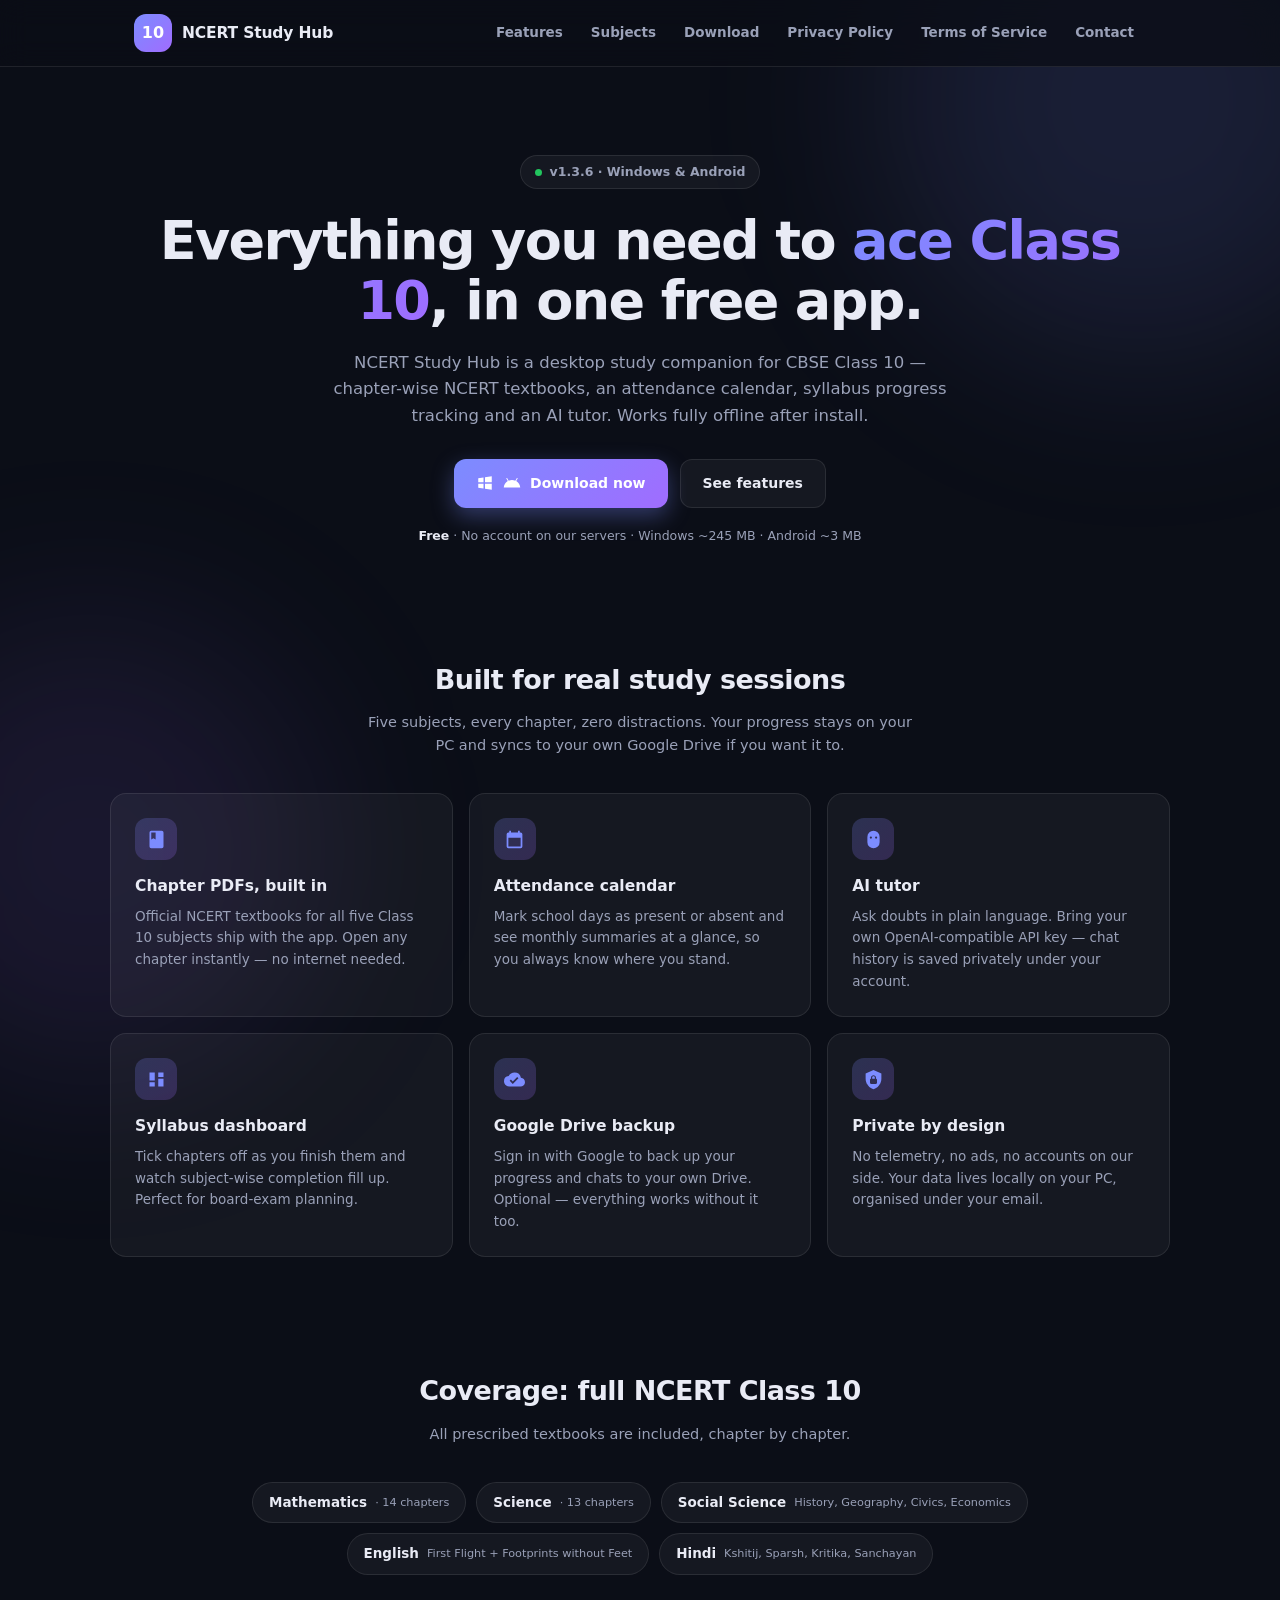
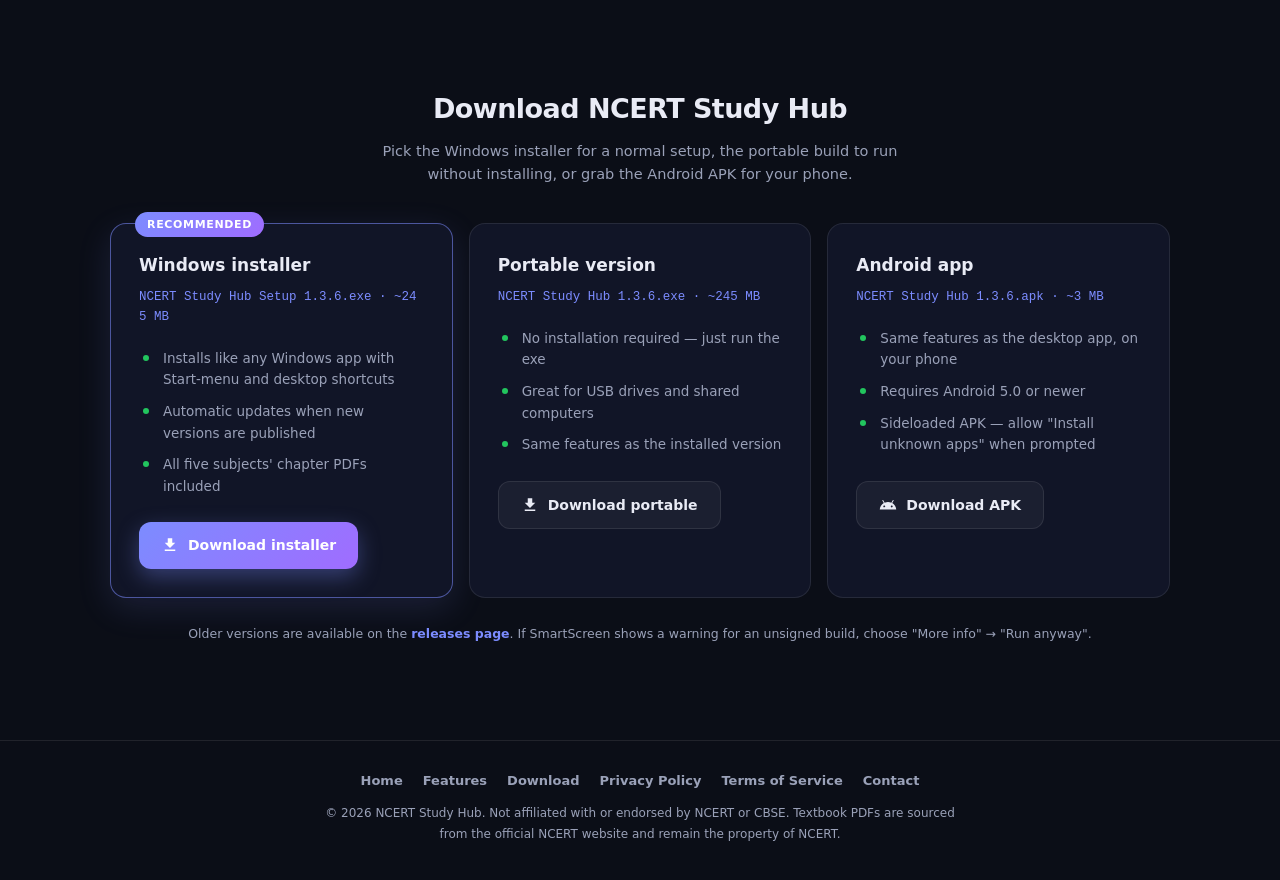
<file: index.html>
<!DOCTYPE html>
<html lang="en">
<head>
  <meta charset="UTF-8" />
  <meta name="viewport" content="width=device-width, initial-scale=1" />
  <meta name="google-site-verification" content="TFhi7uE-eB-ZbPzaeekXXVOtx-rMo0TDfnF8IDkMZes" />
  <title>NCERT Study Hub — Free Class 10 study app for Windows</title>
  <meta name="description" content="Study companion for NCERT Class 10: chapter PDFs, attendance calendar, progress tracking and an AI tutor. Free download for Windows." />
  <link rel="icon" type="image/png" href="icon.png" />
  <link rel="stylesheet" href="site.css" />
</head>
<body>
  <div class="bg-blob bg-a"></div>
  <div class="bg-blob bg-b"></div>

  <header class="nav">
    <div class="nav-inner">
      <a class="brand" href="index.html">
        <div class="brand-mark">10</div>
        <span class="brand-name">NCERT Study Hub</span>
      </a>
      <nav class="nav-links">
        <a href="#features">Features</a>
        <a href="#subjects">Subjects</a>
        <a href="#download">Download</a>
        <a href="privacy.html">Privacy Policy</a>
        <a href="terms.html">Terms of Service</a>
        <a href="contact.html">Contact</a>
      </nav>
    </div>
  </header>

  <main class="wrap">
    <section class="hero container">
      <span class="hero-badge"><span class="dot"></span> v1.3.6 &middot; Windows &amp; Android</span>
      <h1>Everything you need to <span>ace Class 10</span>, in one free app.</h1>
      <p class="sub">NCERT Study Hub is a desktop study companion for CBSE Class 10 &mdash; chapter-wise NCERT textbooks, an attendance calendar, syllabus progress tracking and an AI tutor. Works fully offline after install.</p>
      <div class="hero-cta">
        <a class="btn primary" href="#download">
          <svg viewBox="0 0 24 24"><path d="M3 5.55l7-1.01V11H3V5.55zM12 4.39l9-1.3V11h-9V4.39zM3 13h7v6.46l-7-1.01V13zm9 0h9v7.91l-9-1.3V13z"/></svg>
          <svg viewBox="0 0 24 24"><path d="M17.6 9.48l1.84-3.18c.16-.31.04-.69-.26-.85-.29-.15-.65-.06-.83.22l-1.88 3.24c-1.44-.66-3.07-1.03-4.47-1.03s-3.03.37-4.47 1.03L5.65 5.67c-.19-.29-.58-.38-.87-.2-.28.18-.37.54-.22.83L6.4 9.48C3.3 11.25 1.28 14.44 1 18h22c-.28-3.56-2.3-6.75-5.4-8.52z"/></svg>
          Download now
        </a>
        <a class="btn ghost" href="#features">See features</a>
      </div>
      <p class="hero-meta"><b>Free</b> &middot; No account on our servers &middot; Windows ~245&nbsp;MB &middot; Android ~3&nbsp;MB</p>
    </section>

    <section class="section container" id="features">
      <div class="section-head">
        <h2>Built for real study sessions</h2>
        <p>Five subjects, every chapter, zero distractions. Your progress stays on your PC and syncs to your own Google Drive if you want it to.</p>
      </div>
      <div class="grid">
        <div class="card">
          <div class="icon"><svg viewBox="0 0 24 24"><path d="M18 2H6a2 2 0 0 0-2 2v16a2 2 0 0 0 2 2h12a2 2 0 0 0 2-2V4a2 2 0 0 0-2-2zM6 4h5v8l-2.5-1.5L6 12V4z"/></svg></div>
          <h3>Chapter PDFs, built in</h3>
          <p>Official NCERT textbooks for all five Class 10 subjects ship with the app. Open any chapter instantly &mdash; no internet needed.</p>
        </div>
        <div class="card">
          <div class="icon"><svg viewBox="0 0 24 24"><path d="M19 4h-1V2h-2v2H8V2H6v2H5a2 2 0 0 0-2 2v14a2 2 0 0 0 2 2h14a2 2 0 0 0 2-2V6a2 2 0 0 0-2-2zm0 16H5V10h14v10z"/></svg></div>
          <h3>Attendance calendar</h3>
          <p>Mark school days as present or absent and see monthly summaries at a glance, so you always know where you stand.</p>
        </div>
        <div class="card">
          <div class="icon"><svg viewBox="0 0 24 24"><path d="M12 2a7 7 0 0 0-7 7v6a7 7 0 0 0 14 0V9a7 7 0 0 0-7-7zm-3 9a1.25 1.25 0 1 1 0-2.5A1.25 1.25 0 0 1 9 11zm6 0a1.25 1.25 0 1 1 0-2.5A1.25 1.25 0 0 1 15 11z"/></svg></div>
          <h3>AI tutor</h3>
          <p>Ask doubts in plain language. Bring your own OpenAI-compatible API key &mdash; chat history is saved privately under your account.</p>
        </div>
        <div class="card">
          <div class="icon"><svg viewBox="0 0 24 24"><path d="M4 13h6V4H4v9zm0 7h6v-5H4v5zm10 0h6V11h-6v9zm0-16v5h6V4h-6z"/></svg></div>
          <h3>Syllabus dashboard</h3>
          <p>Tick chapters off as you finish them and watch subject-wise completion fill up. Perfect for board-exam planning.</p>
        </div>
        <div class="card">
          <div class="icon"><svg viewBox="0 0 24 24"><path d="M19.35 10.04A7.49 7.49 0 0 0 12 4C9.11 4 6.6 5.64 5.35 8.04A5.994 5.994 0 0 0 0 14c0 3.31 2.69 6 6 6h13c2.76 0 5-2.24 5-5 0-2.64-2.05-4.78-4.65-4.96zM10 17l-3.5-3.5 1.41-1.41L10 14.17 15.09 9.08l1.41 1.41L10 17z"/></svg></div>
          <h3>Google Drive backup</h3>
          <p>Sign in with Google to back up your progress and chats to your own Drive. Optional &mdash; everything works without it too.</p>
        </div>
        <div class="card">
          <div class="icon"><svg viewBox="0 0 24 24"><path d="M12 1 3 5v6c0 5.55 3.84 10.74 9 12 5.16-1.26 9-6.45 9-12V5l-9-4zm0 6c1.4 0 2.8 1.1 2.8 2.5V11c.6 0 1.2.6 1.2 1.2v3.5c0 .7-.6 1.3-1.2 1.3H9.2c-.6 0-1.2-.6-1.2-1.2v-3.5c0-.7.6-1.2 1.2-1.2V9.5C9.2 8.1 10.6 7 12 7zm0 1.2c-.75 0-1.5.6-1.5 1.3V11h3V9.5c0-.7-.75-1.3-1.5-1.3z"/></svg></div>
          <h3>Private by design</h3>
          <p>No telemetry, no ads, no accounts on our side. Your data lives locally on your PC, organised under your email.</p>
        </div>
      </div>
    </section>

    <section class="section container" id="subjects">
      <div class="section-head">
        <h2>Coverage: full NCERT Class 10</h2>
        <p>All prescribed textbooks are included, chapter by chapter.</p>
      </div>
      <div class="chips">
        <span class="chip">Mathematics <small>&middot; 14 chapters</small></span>
        <span class="chip">Science <small>&middot; 13 chapters</small></span>
        <span class="chip">Social Science <small>History, Geography, Civics, Economics</small></span>
        <span class="chip">English <small>First Flight + Footprints without Feet</small></span>
        <span class="chip">Hindi <small>Kshitij, Sparsh, Kritika, Sanchayan</small></span>
      </div>
    </section>

    <section class="section container" id="download">
      <div class="section-head">
        <h2>Download NCERT Study Hub</h2>
        <p>Pick the Windows installer for a normal setup, the portable build to run without installing, or grab the Android APK for your phone.</p>
      </div>
      <div class="dl-grid">
        <div class="dl-card featured">
          <span class="dl-tag">Recommended</span>
          <h3>Windows installer</h3>
          <div class="dl-file">NCERT Study Hub Setup 1.3.6.exe &middot; ~245 MB</div>
          <ul>
            <li>Installs like any Windows app with Start-menu and desktop shortcuts</li>
            <li>Automatic updates when new versions are published</li>
            <li>All five subjects' chapter PDFs included</li>
          </ul>
          <a class="btn primary full" href="https://github.com/AbhiGupta1234/ncert-study-hub/releases/download/v1.3.6/NCERT.Study.Hub.Setup.1.3.6.exe" download>
            <svg viewBox="0 0 24 24"><path d="M5 20h14v-2H5v2zM19 9h-4V3H9v6H5l7 7 7-7z"/></svg>
            Download installer
          </a>
        </div>
        <div class="dl-card">
          <h3>Portable version</h3>
          <div class="dl-file">NCERT Study Hub 1.3.6.exe &middot; ~245 MB</div>
          <ul>
            <li>No installation required &mdash; just run the exe</li>
            <li>Great for USB drives and shared computers</li>
            <li>Same features as the installed version</li>
          </ul>
          <a class="btn ghost full" href="https://github.com/AbhiGupta1234/ncert-study-hub/releases/download/v1.3.6/NCERT.Study.Hub.1.3.6.exe" download>
            <svg viewBox="0 0 24 24"><path d="M5 20h14v-2H5v2zM19 9h-4V3H9v6H5l7 7 7-7z"/></svg>
            Download portable
          </a>
        </div>
        <div class="dl-card">
          <h3>Android app</h3>
          <div class="dl-file">NCERT Study Hub 1.3.6.apk &middot; ~3 MB</div>
          <ul>
            <li>Same features as the desktop app, on your phone</li>
            <li>Requires Android 5.0 or newer</li>
            <li>Sideloaded APK — allow "Install unknown apps" when prompted</li>
          </ul>
          <a class="btn ghost full" href="https://github.com/AbhiGupta1234/ncert-study-hub/releases/download/v1.3.6/NCERT.Study.Hub.1.3.6.apk" download>
            <svg viewBox="0 0 24 24"><path d="M17.6 9.48l1.84-3.18c.16-.31.04-.69-.26-.85-.29-.15-.65-.06-.83.22l-1.88 3.24c-1.44-.66-3.07-1.03-4.47-1.03s-3.03.37-4.47 1.03L5.65 5.67c-.19-.29-.58-.38-.87-.2-.28.18-.37.54-.22.83L6.4 9.48C3.3 11.25 1.28 14.44 1 18h22c-.28-3.56-2.3-6.75-5.4-8.52zM7 15.25c-.69 0-1.25-.56-1.25-1.25S6.31 12.75 7 12.75s1.25.56 1.25 1.25S7.69 15.25 7 15.25zm10 0c-.69 0-1.25-.56-1.25-1.25s.56-1.25 1.25-1.25 1.25.56 1.25 1.25-.56 1.25-1.25 1.25z"/></svg>
            Download APK
          </a>
        </div>
      </div>
      <p class="dl-note">Older versions are available on the <a href="https://github.com/AbhiGupta1234/ncert-study-hub/releases">releases page</a>. If SmartScreen shows a warning for an unsigned build, choose "More info" &rarr; "Run anyway".</p>
    </section>

    <footer class="footer">
      <div class="footer-links">
        <a href="index.html">Home</a>
        <a href="#features">Features</a>
        <a href="#download">Download</a>
        <a href="privacy.html">Privacy Policy</a>
        <a href="terms.html">Terms of Service</a>
        <a href="contact.html">Contact</a>
      </div>
      <p>&copy; 2026 NCERT Study Hub. Not affiliated with or endorsed by NCERT or CBSE. Textbook PDFs are sourced from the official NCERT website and remain the property of NCERT.</p>
    </footer>
  </main>
</body>
</html>
</file>
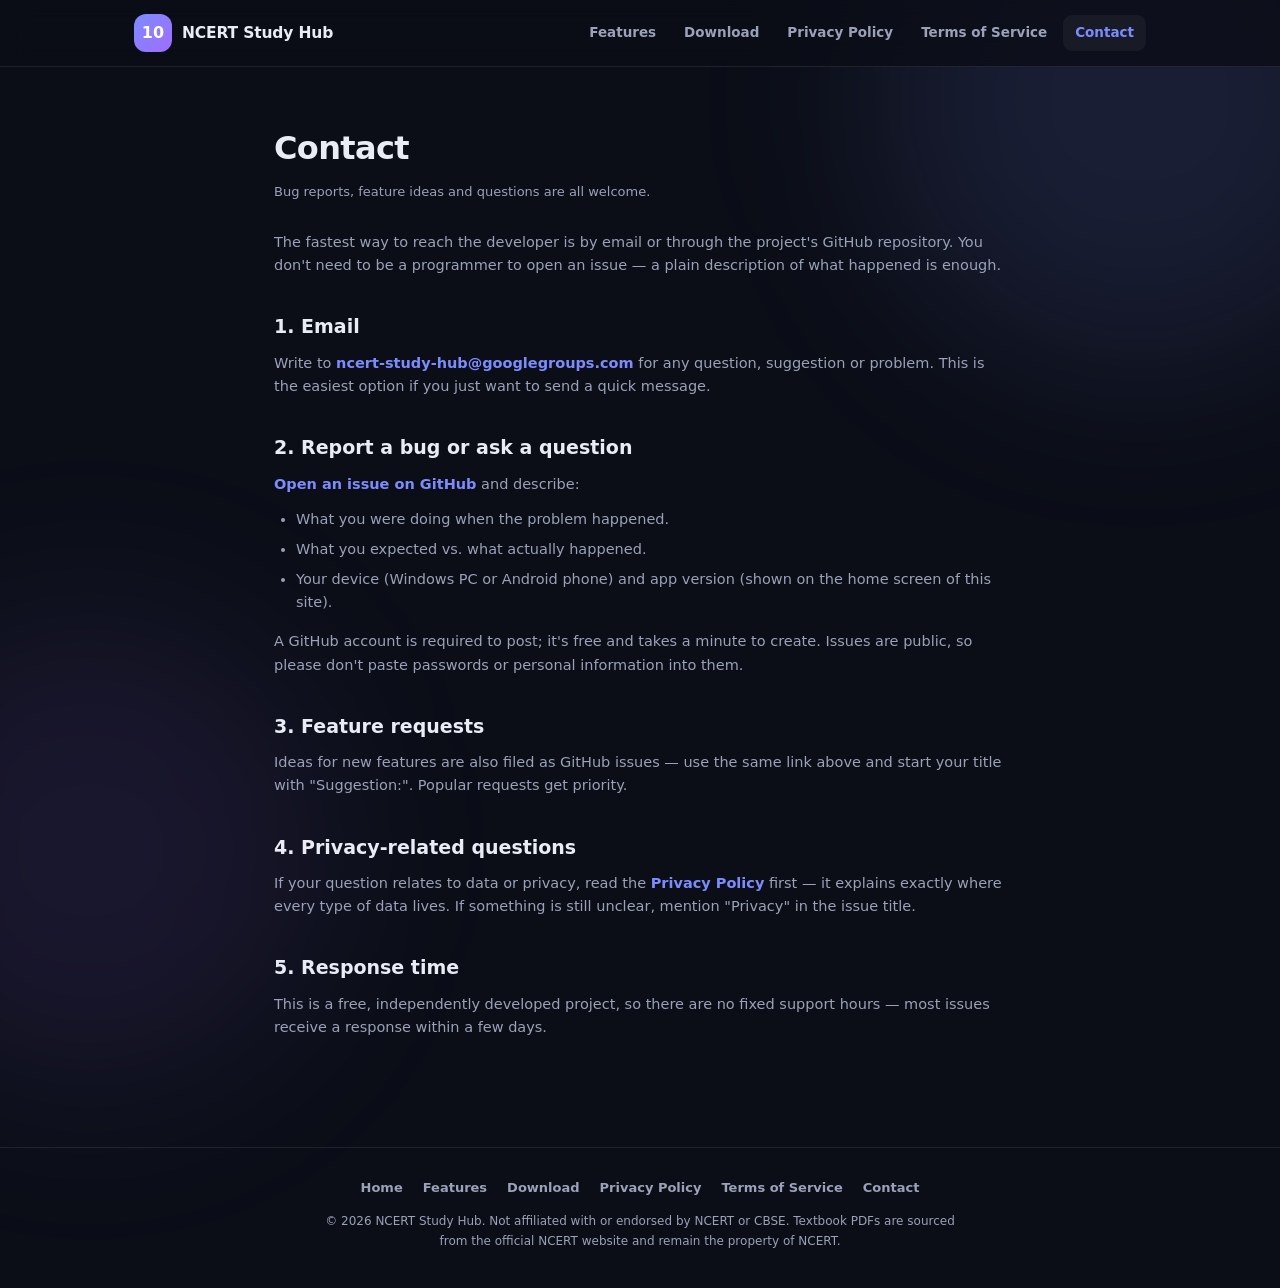
<file: contact.html>
<!DOCTYPE html>
<html lang="en">
<head>
  <meta charset="UTF-8" />
  <meta name="viewport" content="width=device-width, initial-scale=1" />
  <title>Contact — NCERT Study Hub</title>
  <meta name="description" content="How to contact the NCERT Study Hub team — bug reports, feature requests and questions." />
  <link rel="icon" type="image/png" href="icon.png" />
  <link rel="stylesheet" href="site.css" />
</head>
<body>
  <div class="bg-blob bg-a"></div>
  <div class="bg-blob bg-b"></div>

  <header class="nav">
    <div class="nav-inner">
      <a class="brand" href="index.html">
        <div class="brand-mark">10</div>
        <span class="brand-name">NCERT Study Hub</span>
      </a>
      <nav class="nav-links">
        <a href="index.html#features">Features</a>
        <a href="index.html#download">Download</a>
        <a href="privacy.html">Privacy Policy</a>
        <a href="terms.html">Terms of Service</a>
        <a href="contact.html" class="active">Contact</a>
      </nav>
    </div>
  </header>

  <main class="wrap">
    <article class="prose">
      <h1>Contact</h1>
      <p class="updated">Bug reports, feature ideas and questions are all welcome.</p>

      <p>The fastest way to reach the developer is by email or through the project's GitHub repository. You don't need to be a programmer to open an issue — a plain description of what happened is enough.</p>

      <h2>1. Email</h2>
      <p>Write to <a href="mailto:ncert-study-hub@googlegroups.com">ncert-study-hub@googlegroups.com</a> for any question, suggestion or problem. This is the easiest option if you just want to send a quick message.</p>

      <h2>2. Report a bug or ask a question</h2>
      <p><a href="https://github.com/AbhiGupta1234/ncert-study-hub/issues" rel="noopener">Open an issue on GitHub</a> and describe:</p>
      <ul>
        <li>What you were doing when the problem happened.</li>
        <li>What you expected vs. what actually happened.</li>
        <li>Your device (Windows PC or Android phone) and app version (shown on the home screen of this site).</li>
      </ul>
      <p>A GitHub account is required to post; it's free and takes a minute to create. Issues are public, so please don't paste passwords or personal information into them.</p>

      <h2>3. Feature requests</h2>
      <p>Ideas for new features are also filed as GitHub issues — use the same link above and start your title with "Suggestion:". Popular requests get priority.</p>

      <h2>4. Privacy-related questions</h2>
      <p>If your question relates to data or privacy, read the <a href="privacy.html">Privacy Policy</a> first — it explains exactly where every type of data lives. If something is still unclear, mention "Privacy" in the issue title.</p>

      <h2>5. Response time</h2>
      <p>This is a free, independently developed project, so there are no fixed support hours — most issues receive a response within a few days.</p>
    </article>

    <footer class="footer">
      <div class="footer-links">
        <a href="index.html">Home</a>
        <a href="index.html#features">Features</a>
        <a href="index.html#download">Download</a>
        <a href="privacy.html">Privacy Policy</a>
        <a href="terms.html">Terms of Service</a>
        <a href="contact.html">Contact</a>
      </div>
      <p>&copy; 2026 NCERT Study Hub. Not affiliated with or endorsed by NCERT or CBSE. Textbook PDFs are sourced from the official NCERT website and remain the property of NCERT.</p>
    </footer>
  </main>
</body>
</html>
</file>
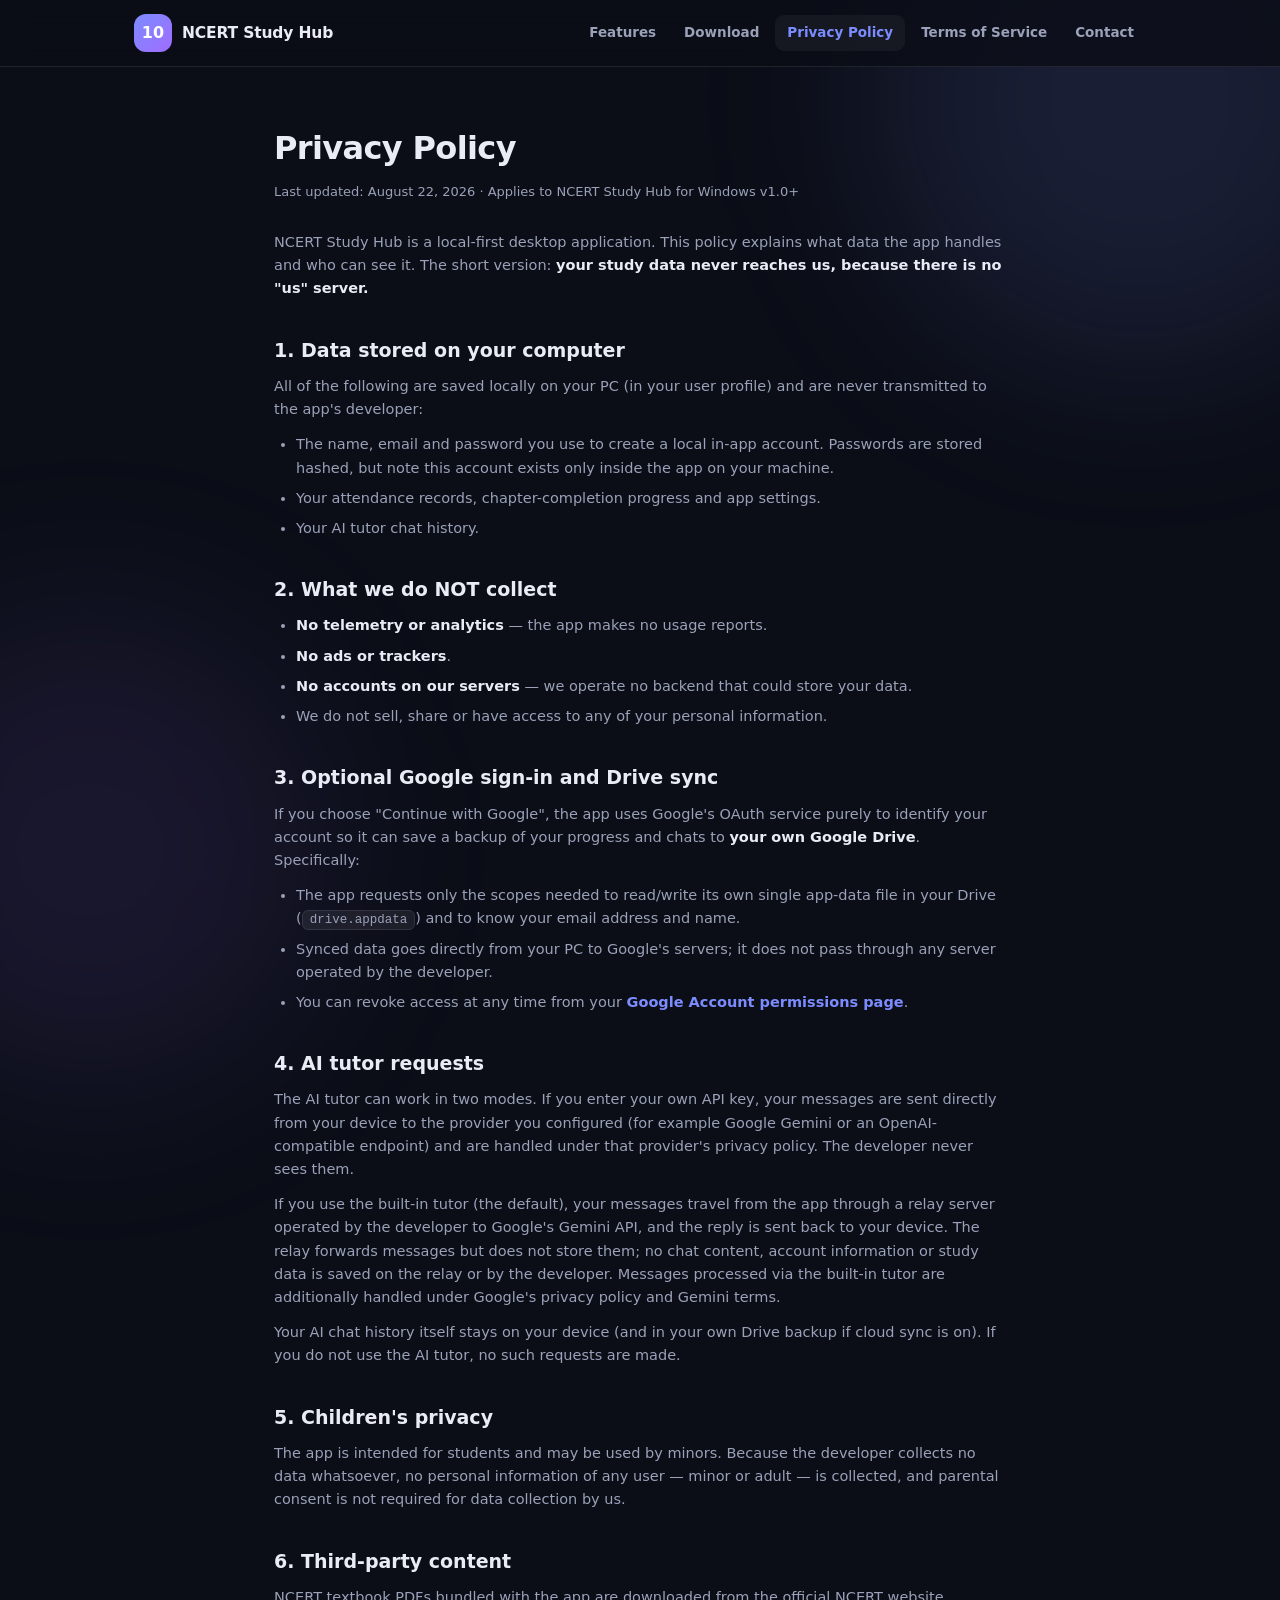
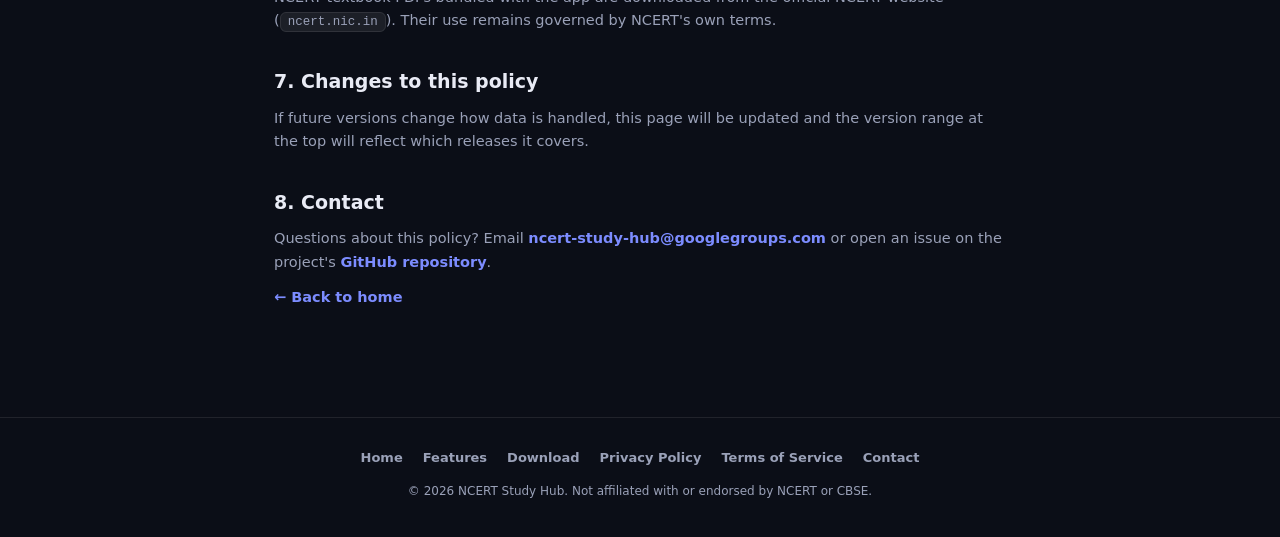
<file: privacy.html>
<!DOCTYPE html>
<html lang="en">
<head>
  <meta charset="UTF-8" />
  <meta name="viewport" content="width=device-width, initial-scale=1" />
  <title>Privacy Policy — NCERT Study Hub</title>
  <meta name="description" content="Privacy policy for the NCERT Study Hub desktop application." />
  <link rel="icon" type="image/png" href="icon.png" />
  <link rel="stylesheet" href="site.css" />
</head>
<body>
  <div class="bg-blob bg-a"></div>
  <div class="bg-blob bg-b"></div>

  <header class="nav">
    <div class="nav-inner">
      <a class="brand" href="index.html">
        <div class="brand-mark">10</div>
        <span class="brand-name">NCERT Study Hub</span>
      </a>
      <nav class="nav-links">
        <a href="index.html#features">Features</a>
        <a href="index.html#download">Download</a>
        <a href="privacy.html" class="active">Privacy Policy</a>
        <a href="terms.html">Terms of Service</a>
        <a href="contact.html">Contact</a>
      </nav>
    </div>
  </header>

  <main class="wrap">
    <article class="prose">
      <h1>Privacy Policy</h1>
      <p class="updated">Last updated: August 22, 2026 &middot; Applies to NCERT Study Hub for Windows v1.0+</p>

      <p>NCERT Study Hub is a local-first desktop application. This policy explains what data the app handles and who can see it. The short version: <strong>your study data never reaches us, because there is no "us" server.</strong></p>

      <h2>1. Data stored on your computer</h2>
      <p>All of the following are saved locally on your PC (in your user profile) and are never transmitted to the app's developer:</p>
      <ul>
        <li>The name, email and password you use to create a local in-app account. Passwords are stored hashed, but note this account exists only inside the app on your machine.</li>
        <li>Your attendance records, chapter-completion progress and app settings.</li>
        <li>Your AI tutor chat history.</li>
      </ul>

      <h2>2. What we do NOT collect</h2>
      <ul>
        <li><strong>No telemetry or analytics</strong> — the app makes no usage reports.</li>
        <li><strong>No ads or trackers</strong>.</li>
        <li><strong>No accounts on our servers</strong> — we operate no backend that could store your data.</li>
        <li>We do not sell, share or have access to any of your personal information.</li>
      </ul>

      <h2>3. Optional Google sign-in and Drive sync</h2>
      <p>If you choose "Continue with Google", the app uses Google's OAuth service purely to identify your account so it can save a backup of your progress and chats to <strong>your own Google Drive</strong>. Specifically:</p>
      <ul>
        <li>The app requests only the scopes needed to read/write its own single app-data file in your Drive (<code>drive.appdata</code>) and to know your email address and name.</li>
        <li>Synced data goes directly from your PC to Google's servers; it does not pass through any server operated by the developer.</li>
        <li>You can revoke access at any time from your <a href="https://myaccount.google.com/permissions">Google Account permissions page</a>.</li>
      </ul>

      <h2>4. AI tutor requests</h2>
      <p>The AI tutor can work in two modes. If you enter your own API key, your messages are sent directly from your device to the provider you configured (for example Google Gemini or an OpenAI-compatible endpoint) and are handled under that provider's privacy policy. The developer never sees them.</p>
      <p>If you use the built-in tutor (the default), your messages travel from the app through a relay server operated by the developer to Google's Gemini API, and the reply is sent back to your device. The relay forwards messages but does not store them; no chat content, account information or study data is saved on the relay or by the developer. Messages processed via the built-in tutor are additionally handled under Google's privacy policy and Gemini terms.</p>
      <p>Your AI chat history itself stays on your device (and in your own Drive backup if cloud sync is on). If you do not use the AI tutor, no such requests are made.</p>

      <h2>5. Children's privacy</h2>
      <p>The app is intended for students and may be used by minors. Because the developer collects no data whatsoever, no personal information of any user — minor or adult — is collected, and parental consent is not required for data collection by us.</p>

      <h2>6. Third-party content</h2>
      <p>NCERT textbook PDFs bundled with the app are downloaded from the official NCERT website (<code>ncert.nic.in</code>). Their use remains governed by NCERT's own terms.</p>

      <h2>7. Changes to this policy</h2>
      <p>If future versions change how data is handled, this page will be updated and the version range at the top will reflect which releases it covers.</p>

      <h2>8. Contact</h2>
      <p>Questions about this policy? Email <a href="mailto:ncert-study-hub@googlegroups.com">ncert-study-hub@googlegroups.com</a> or open an issue on the project's <a href="https://github.com/AbhiGupta1234/ncert-study-hub/issues" rel="noopener">GitHub repository</a>.</p>

      <p><a href="index.html">&larr; Back to home</a></p>
    </article>

    <footer class="footer">
      <div class="footer-links">
        <a href="index.html">Home</a>
        <a href="index.html#features">Features</a>
        <a href="index.html#download">Download</a>
        <a href="privacy.html">Privacy Policy</a>
        <a href="terms.html">Terms of Service</a>
        <a href="contact.html">Contact</a>
      </div>
      <p>&copy; 2026 NCERT Study Hub. Not affiliated with or endorsed by NCERT or CBSE.</p>
    </footer>
  </main>
</body>
</html>
</file>
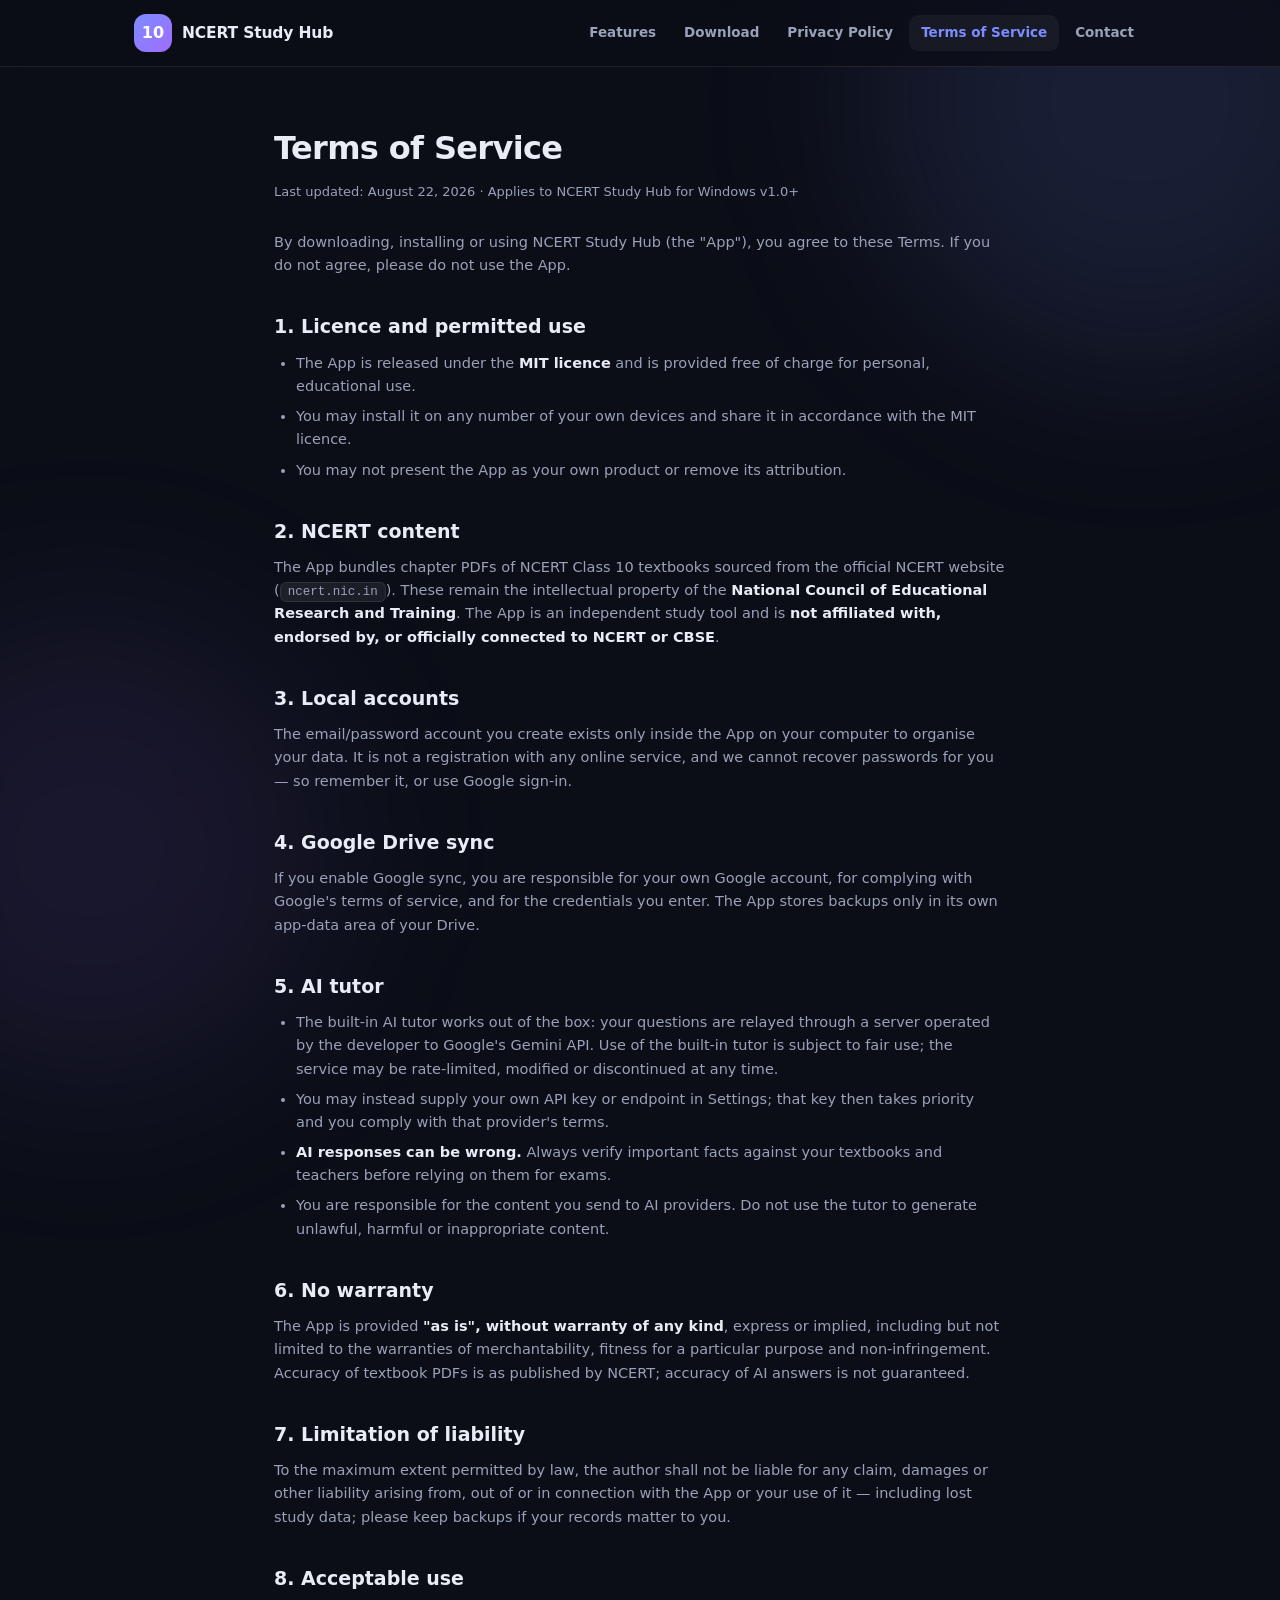
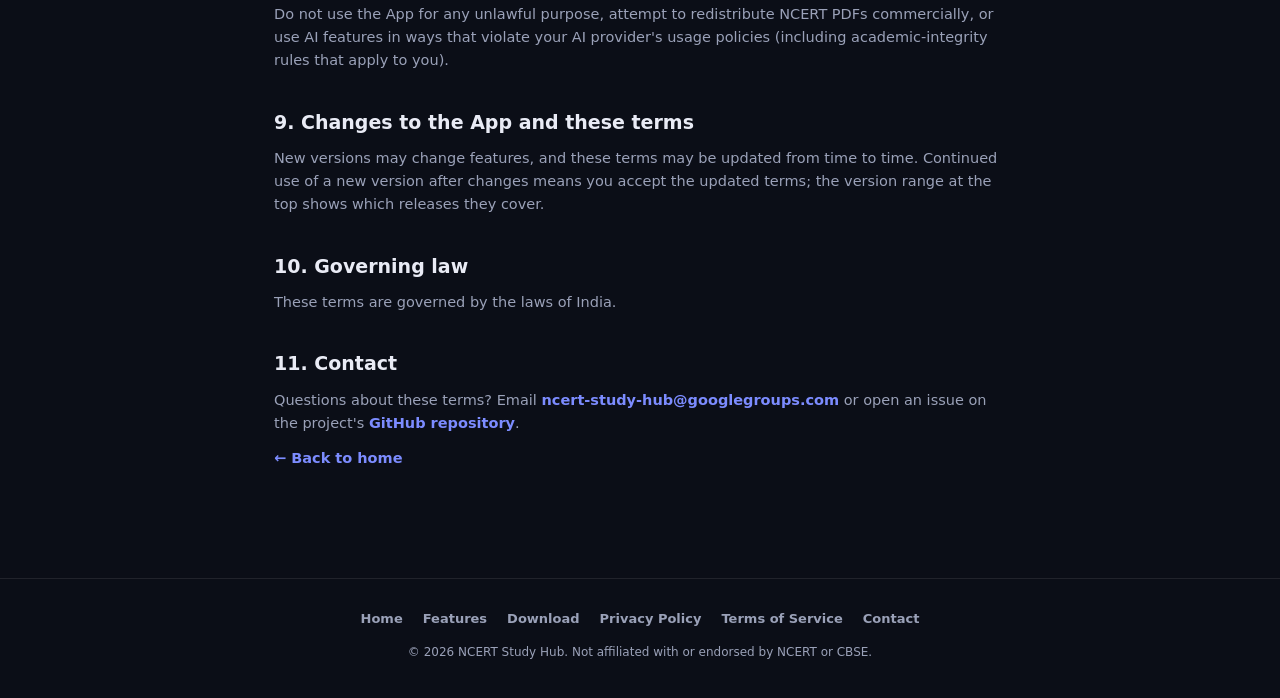
<file: terms.html>
<!DOCTYPE html>
<html lang="en">
<head>
  <meta charset="UTF-8" />
  <meta name="viewport" content="width=device-width, initial-scale=1" />
  <title>Terms of Service — NCERT Study Hub</title>
  <meta name="description" content="Terms of service for the NCERT Study Hub desktop application." />
  <link rel="icon" type="image/png" href="icon.png" />
  <link rel="stylesheet" href="site.css" />
</head>
<body>
  <div class="bg-blob bg-a"></div>
  <div class="bg-blob bg-b"></div>

  <header class="nav">
    <div class="nav-inner">
      <a class="brand" href="index.html">
        <div class="brand-mark">10</div>
        <span class="brand-name">NCERT Study Hub</span>
      </a>
      <nav class="nav-links">
        <a href="index.html#features">Features</a>
        <a href="index.html#download">Download</a>
        <a href="privacy.html">Privacy Policy</a>
        <a href="terms.html" class="active">Terms of Service</a>
        <a href="contact.html">Contact</a>
      </nav>
    </div>
  </header>

  <main class="wrap">
    <article class="prose">
      <h1>Terms of Service</h1>
      <p class="updated">Last updated: August 22, 2026 &middot; Applies to NCERT Study Hub for Windows v1.0+</p>

      <p>By downloading, installing or using NCERT Study Hub (the "App"), you agree to these Terms. If you do not agree, please do not use the App.</p>

      <h2>1. Licence and permitted use</h2>
      <ul>
        <li>The App is released under the <strong>MIT licence</strong> and is provided free of charge for personal, educational use.</li>
        <li>You may install it on any number of your own devices and share it in accordance with the MIT licence.</li>
        <li>You may not present the App as your own product or remove its attribution.</li>
      </ul>

      <h2>2. NCERT content</h2>
      <p>The App bundles chapter PDFs of NCERT Class 10 textbooks sourced from the official NCERT website (<code>ncert.nic.in</code>). These remain the intellectual property of the <strong>National Council of Educational Research and Training</strong>. The App is an independent study tool and is <strong>not affiliated with, endorsed by, or officially connected to NCERT or CBSE</strong>.</p>

      <h2>3. Local accounts</h2>
      <p>The email/password account you create exists only inside the App on your computer to organise your data. It is not a registration with any online service, and we cannot recover passwords for you — so remember it, or use Google sign-in.</p>

      <h2>4. Google Drive sync</h2>
      <p>If you enable Google sync, you are responsible for your own Google account, for complying with Google's terms of service, and for the credentials you enter. The App stores backups only in its own app-data area of your Drive.</p>

      <h2>5. AI tutor</h2>
      <ul>
        <li>The built-in AI tutor works out of the box: your questions are relayed through a server operated by the developer to Google's Gemini API. Use of the built-in tutor is subject to fair use; the service may be rate-limited, modified or discontinued at any time.</li>
        <li>You may instead supply your own API key or endpoint in Settings; that key then takes priority and you comply with that provider's terms.</li>
        <li><strong>AI responses can be wrong.</strong> Always verify important facts against your textbooks and teachers before relying on them for exams.</li>
        <li>You are responsible for the content you send to AI providers. Do not use the tutor to generate unlawful, harmful or inappropriate content.</li>
      </ul>

      <h2>6. No warranty</h2>
      <p>The App is provided <strong>"as is", without warranty of any kind</strong>, express or implied, including but not limited to the warranties of merchantability, fitness for a particular purpose and non-infringement. Accuracy of textbook PDFs is as published by NCERT; accuracy of AI answers is not guaranteed.</p>

      <h2>7. Limitation of liability</h2>
      <p>To the maximum extent permitted by law, the author shall not be liable for any claim, damages or other liability arising from, out of or in connection with the App or your use of it — including lost study data; please keep backups if your records matter to you.</p>

      <h2>8. Acceptable use</h2>
      <p>Do not use the App for any unlawful purpose, attempt to redistribute NCERT PDFs commercially, or use AI features in ways that violate your AI provider's usage policies (including academic-integrity rules that apply to you).</p>

      <h2>9. Changes to the App and these terms</h2>
      <p>New versions may change features, and these terms may be updated from time to time. Continued use of a new version after changes means you accept the updated terms; the version range at the top shows which releases they cover.</p>

      <h2>10. Governing law</h2>
      <p>These terms are governed by the laws of India.</p>

      <h2>11. Contact</h2>
      <p>Questions about these terms? Email <a href="mailto:ncert-study-hub@googlegroups.com">ncert-study-hub@googlegroups.com</a> or open an issue on the project's <a href="https://github.com/AbhiGupta1234/ncert-study-hub/issues" rel="noopener">GitHub repository</a>.</p>

      <p><a href="index.html">&larr; Back to home</a></p>
    </article>

    <footer class="footer">
      <div class="footer-links">
        <a href="index.html">Home</a>
        <a href="index.html#features">Features</a>
        <a href="index.html#download">Download</a>
        <a href="privacy.html">Privacy Policy</a>
        <a href="terms.html">Terms of Service</a>
        <a href="contact.html">Contact</a>
      </div>
      <p>&copy; 2026 NCERT Study Hub. Not affiliated with or endorsed by NCERT or CBSE.</p>
    </footer>
  </main>
</body>
</html>
</file>
<file: site.css>
* { margin: 0; padding: 0; box-sizing: border-box; }

:root {
  --font: 'Segoe UI', 'Segoe UI Variable', system-ui, -apple-system, sans-serif;
  --bg: #0b0e17;
  --bg-soft: #111527;
  --card: rgba(255, 255, 255, 0.045);
  --card-strong: rgba(255, 255, 255, 0.07);
  --border: rgba(255, 255, 255, 0.09);
  --text: #e9ebf5;
  --muted: #9aa1b8;
  --accent: #7c8cff;
  --accent2: #a06cff;
  --ok: #22c55e;
  --radius: 16px;
}

html { scroll-behavior: smooth; }

body {
  font-family: var(--font);
  background: var(--bg);
  color: var(--text);
  line-height: 1.6;
  min-height: 100vh;
}

.bg-blob { position: fixed; border-radius: 50%; filter: blur(90px); pointer-events: none; z-index: 0; }
.bg-a { width: 520px; height: 520px; top: -160px; right: -120px; background: rgba(124, 140, 255, 0.13); }
.bg-b { width: 460px; height: 460px; bottom: -180px; left: -140px; background: rgba(160, 108, 255, 0.10); }

.wrap { position: relative; z-index: 1; }

.container { max-width: 1060px; margin: 0 auto; padding: 0 24px; }

/* ---------- Nav ---------- */
.nav {
  position: sticky; top: 0; z-index: 50;
  backdrop-filter: blur(14px);
  -webkit-backdrop-filter: blur(14px);
  background: rgba(11, 14, 23, 0.78);
  border-bottom: 1px solid var(--border);
}
.nav-inner {
  max-width: 1060px; margin: 0 auto; padding: 14px 24px;
  display: flex; align-items: center; gap: 20px; flex-wrap: wrap;
}
.brand { display: flex; align-items: center; gap: 10px; text-decoration: none; color: var(--text); }
.brand-mark {
  width: 38px; height: 38px; border-radius: 12px;
  display: grid; place-items: center;
  font-weight: 800; font-size: 16px; color: #fff;
  background: linear-gradient(135deg, var(--accent), var(--accent2));
}
.brand-name { font-weight: 800; font-size: 15.5px; letter-spacing: -0.01em; }
.nav-links { margin-left: auto; display: flex; gap: 4px; flex-wrap: wrap; }
.nav-links a {
  color: var(--muted); text-decoration: none;
  font-size: 13.5px; font-weight: 600;
  padding: 7px 12px; border-radius: 9px;
  transition: all 0.15s ease;
}
.nav-links a:hover { color: var(--text); background: var(--card-strong); }
.nav-links a.active { color: var(--accent); background: var(--card); }

/* ---------- Hero ---------- */
.hero { padding: 88px 0 56px; text-align: center; }
.hero-badge {
  display: inline-flex; align-items: center; gap: 8px;
  font-size: 12.5px; font-weight: 700; color: var(--muted);
  border: 1px solid var(--border);
  background: var(--card);
  padding: 6px 14px; border-radius: 999px;
  margin-bottom: 22px;
}
.hero-badge .dot { width: 7px; height: 7px; border-radius: 50%; background: var(--ok); }
.hero h1 {
  font-size: clamp(34px, 6vw, 54px);
  font-weight: 800; letter-spacing: -0.03em; line-height: 1.12;
}
.hero h1 span {
  background: linear-gradient(135deg, var(--accent), var(--accent2));
  -webkit-background-clip: text; background-clip: text;
  -webkit-text-fill-color: transparent;
}
.hero p.sub {
  max-width: 620px; margin: 18px auto 0;
  color: var(--muted); font-size: 16.5px;
}
.hero-cta { display: flex; gap: 12px; justify-content: center; flex-wrap: wrap; margin-top: 30px; }
.hero-meta { margin-top: 18px; color: var(--muted); font-size: 12.5px; }
.hero-meta b { color: var(--text); }

/* ---------- Buttons ---------- */
.btn {
  display: inline-flex; align-items: center; justify-content: center; gap: 9px;
  padding: 12px 22px; border-radius: 12px;
  border: none; cursor: pointer;
  font-family: var(--font); font-size: 14px; font-weight: 700;
  text-decoration: none; color: var(--text);
  transition: transform 0.15s ease, box-shadow 0.15s ease, background 0.15s ease;
}
.btn svg { width: 18px; height: 18px; fill: currentColor; flex: none; }
.btn.primary {
  color: #fff;
  background: linear-gradient(135deg, var(--accent), var(--accent2));
  box-shadow: 0 8px 22px rgba(124, 140, 255, 0.35);
}
.btn.primary:hover { transform: translateY(-2px); box-shadow: 0 12px 28px rgba(124, 140, 255, 0.45); }
.btn.ghost { background: var(--card); border: 1px solid var(--border); }
.btn.ghost:hover { background: var(--card-strong); transform: translateY(-2px); }

/* ---------- Sections ---------- */
.section { padding: 56px 0; }
.section-head { text-align: center; margin-bottom: 36px; }
.section-head h2 { font-size: 27px; font-weight: 800; letter-spacing: -0.02em; }
.section-head p { color: var(--muted); max-width: 560px; margin: 10px auto 0; font-size: 14.5px; }

.grid { display: grid; grid-template-columns: repeat(auto-fit, minmax(290px, 1fr)); gap: 16px; }

.card {
  background: var(--card);
  border: 1px solid var(--border);
  border-radius: var(--radius);
  padding: 24px;
  transition: transform 0.15s ease, background 0.15s ease, border-color 0.15s ease;
}
.card:hover { transform: translateY(-3px); background: var(--card-strong); border-color: rgba(255, 255, 255, 0.16); }
.card .icon {
  width: 42px; height: 42px; border-radius: 12px;
  display: grid; place-items: center; margin-bottom: 14px;
  background: linear-gradient(135deg, rgba(124, 140, 255, 0.22), rgba(160, 108, 255, 0.22));
}
.card .icon svg { width: 21px; height: 21px; fill: var(--accent); }
.card h3 { font-size: 15.5px; font-weight: 700; margin-bottom: 7px; }
.card p { color: var(--muted); font-size: 13.5px; }

/* ---------- Subjects ---------- */
.chips { display: flex; flex-wrap: wrap; gap: 10px; justify-content: center; }
.chip {
  display: inline-flex; align-items: center; gap: 8px;
  background: var(--card); border: 1px solid var(--border);
  border-radius: 999px; padding: 9px 16px;
  font-size: 13.5px; font-weight: 600; color: var(--text);
}
.chip small { color: var(--muted); font-weight: 500; }

/* ---------- Downloads ---------- */
.dl-grid { display: grid; grid-template-columns: repeat(auto-fit, minmax(300px, 1fr)); gap: 16px; }
.dl-card {
  position: relative;
  background: var(--bg-soft);
  border: 1px solid var(--border);
  border-radius: var(--radius);
  padding: 28px;
}
.dl-card.featured { border-color: rgba(124, 140, 255, 0.55); box-shadow: 0 10px 34px rgba(124, 140, 255, 0.14); }
.dl-tag {
  position: absolute; top: -12px; left: 24px;
  font-size: 11px; font-weight: 800; letter-spacing: 0.06em; text-transform: uppercase;
  color: #fff; background: linear-gradient(135deg, var(--accent), var(--accent2));
  padding: 4px 12px; border-radius: 999px;
}
.dl-card h3 { font-size: 17px; font-weight: 800; }
.dl-file {
  font-family: Consolas, monospace; font-size: 12.5px;
  color: var(--accent); word-break: break-all;
  margin-top: 8px;
}
.dl-card ul { list-style: none; margin: 16px 0 20px; }
.dl-card li {
  color: var(--muted); font-size: 13.5px;
  padding: 5px 0 5px 24px; position: relative;
}
.dl-card li::before {
  content: ''; position: absolute; left: 4px; top: 12px;
  width: 6px; height: 6px; border-radius: 50%;
  background: var(--ok);
}
.dl-note { text-align: center; color: var(--muted); font-size: 12.5px; margin-top: 26px; }
.dl-note a { color: var(--accent); text-decoration: none; font-weight: 600; }
.dl-note a:hover { text-decoration: underline; }

/* ---------- Legal pages ---------- */
.prose { max-width: 780px; margin: 0 auto; padding: 56px 24px; }
.prose .updated { color: var(--muted); font-size: 13px; margin-bottom: 28px; }
.prose h1 { font-size: 32px; font-weight: 800; letter-spacing: -0.02em; margin-bottom: 8px; }
.prose h2 { font-size: 19px; font-weight: 700; margin: 34px 0 10px; }
.prose p, .prose li { color: var(--muted); font-size: 14.5px; }
.prose p strong, .prose li strong { color: var(--text); }
.prose p { margin-bottom: 12px; }
.prose ul, .prose ol { padding-left: 22px; margin: 10px 0 16px; }
.prose li { margin-bottom: 7px; }
.prose a { color: var(--accent); text-decoration: none; font-weight: 600; }
.prose a:hover { text-decoration: underline; }
.prose code {
  font-family: Consolas, monospace; font-size: 12.5px;
  background: var(--card-strong); border: 1px solid var(--border);
  border-radius: 6px; padding: 2px 7px;
}

/* ---------- Footer ---------- */
.footer {
  border-top: 1px solid var(--border);
  margin-top: 40px;
  padding: 30px 24px 36px;
  text-align: center;
  position: relative; z-index: 1;
}
.footer-links { display: flex; justify-content: center; gap: 20px; flex-wrap: wrap; margin-bottom: 12px; }
.footer-links a { color: var(--muted); text-decoration: none; font-size: 13px; font-weight: 600; }
.footer-links a:hover { color: var(--text); }
.footer p { color: var(--muted); font-size: 12px; max-width: 640px; margin: 0 auto; line-height: 1.7; }

@media (max-width: 640px) {
  .nav-inner { justify-content: center; }
  .nav-links { margin-left: 0; justify-content: center; }
  .hero { padding: 60px 0 44px; }
}
</file>
